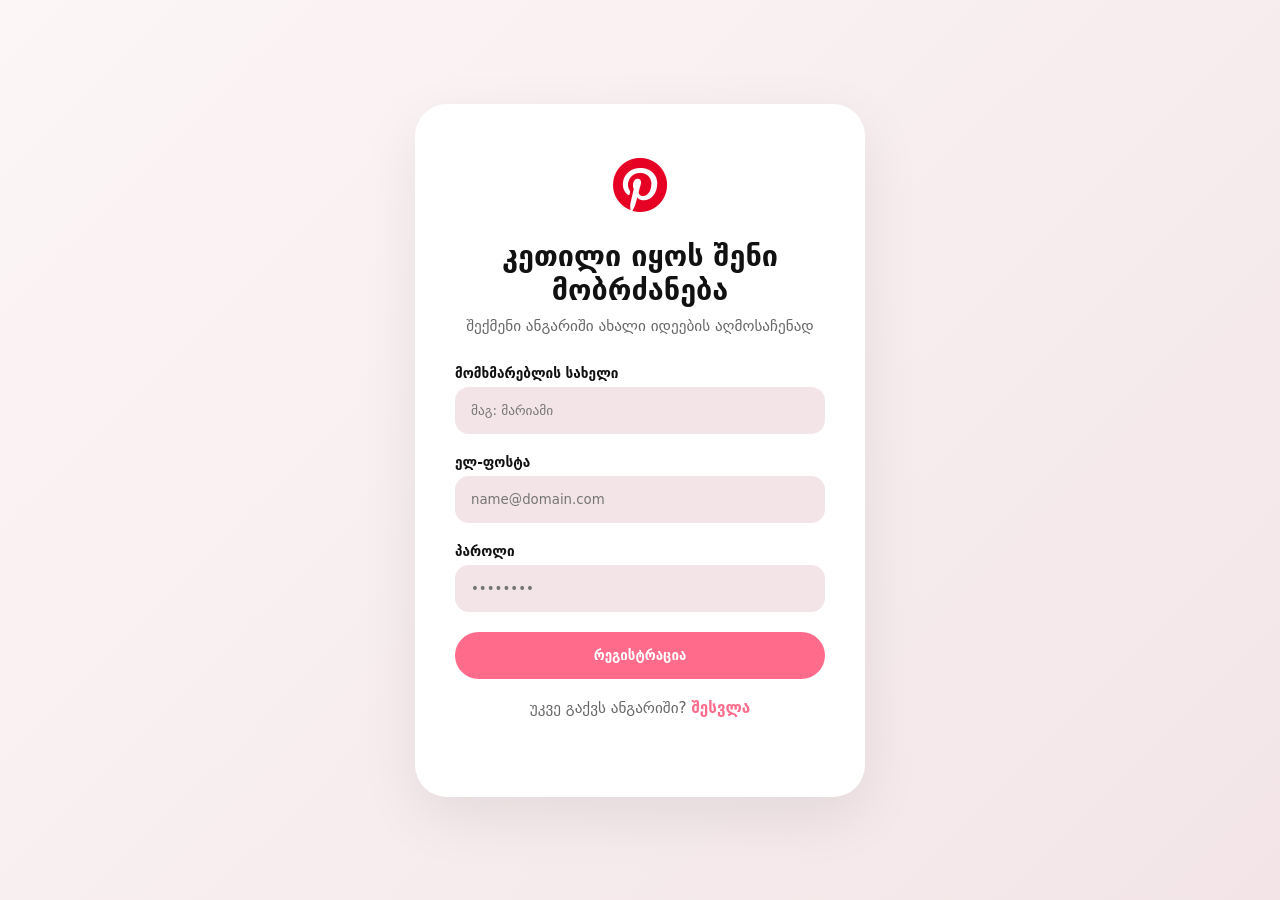
<file: index.html>
<!DOCTYPE html>
<html lang="ka">
<head>
    <meta charset="UTF-8">
    <meta name="viewport" content="width=device-width, initial-scale=1.0">
    <title>Pinterest - კრეატიული სივრცე</title>
    <link rel="stylesheet" href="style.css">
    <link rel="stylesheet" href="https://cdnjs.cloudflare.com/ajax/libs/font-awesome/6.4.0/css/all.min.css">
</head>
<body>
    <header class="navbar">
        <div class="nav-left">
            <a href="index.html" class="logo"><i class="fab fa-pinterest"></i></a>
            <a href="index.html" class="nav-btn active">მთავარი</a>
            <a href="catalog.html" class="nav-btn">აღმოაჩინე</a>
            <a href="contact.html" class="nav-btn">ფოტოს დამატება</a>
        </div>
        <div class="search-bar">
            <i class="fas fa-search"></i>
            <input type="text" id="search-input" placeholder="მოძებნე ესთეტიკა, ფრჩხილები, ტატუ...">
        </div>
        <div class="nav-right">
            <div class="theme-toggle" id="theme-btn"><i class="fas fa-moon"></i></div>
            <a href="#profile-section" id="profile-nav-btn" class="profile-link">
                <div class="user-avatar" id="nav-avatar">U</div>
            </a>
            <button id="logout-btn" class="logout-link"><i class="fas fa-sign-out-alt"></i></button>
        </div>
    </header>

    <main class="container">
        <div class="albums-filter" id="main-filter-bar">
            <button class="filter-btn active" data-topic="nails,manicure">💅 ფრჩხილების ესთეტიკა</button>
            <button class="filter-btn" data-topic="tattoo,aesthetic">✒️ ტატუები</button>
            <button class="filter-btn" data-topic="cozy,interior">☕ მყუდრო ადგილები</button>
            <button class="filter-btn" data-topic="architecture,house">🏡 ლამაზი სახლები</button>
            <button class="filter-btn" data-topic="nature,flowers">🌸 ბუნება & ყვავილები</button>
        </div>

        <div id="main-loader" class="loader-box">
            <div class="spinner"></div>
            <p>Unsplash API-დან უამრავი ფოტო იტვირთება...</p>
        </div>

        <div id="home-grid" class="pin-masonry"></div>

        <section id="profile-section" class="profile-container hidden">
            <div class="profile-header">
                <div class="big-avatar" id="profile-avatar">U</div>
                <h2 id="profile-name">მომხმარებლის სახელი</h2>
                <p id="profile-email">user@example.com</p>
                
                <div class="create-album-box">
                    <input type="text" id="new-album-name" placeholder="ახალი ალბომის სახელი...">
                    <button id="create-album-btn" class="filter-btn active">ალბომის შექმნა</button>
                </div>
                <button id="close-profile" class="filter-btn" style="margin-top: 15px;">მთავარზე დაბრუნება</button>
            </div>
            
            <div class="my-albums-grid" id="user-albums-container">
                </div>

            <div id="profile-pins-grid" class="pin-masonry" style="margin-top: 30px;"></div>
        </section>
    </main>

    <script src="app.js"></script>
</body>
</html>
</file>
<file: style.css>
:root {
    --bg-main: #fcf6f7;
    --bg-navbar: rgba(255, 255, 255, 0.85);
    --text-primary: #111111;
    --text-secondary: #666666;
    --search-bg: #f3e5e7;
    --border: #f7d6db;
    --brand-color: #ff6b8b;
    --brand-hover: #e04d6e;
    --card-shadow: rgba(255, 107, 139, 0.1);
    --transition-smooth: all 0.4s cubic-bezier(0.16, 1, 0.3, 1);
}

[data-theme="dark"] {
    --bg-main: #141414;
    --bg-navbar: rgba(20, 20, 20, 0.85);
    --text-primary: #ffffff;
    --text-secondary: #aaaaaa;
    --search-bg: #2b1f21;
    --border: #3d2427;
    --brand-color: #ff6b8b;
    --card-shadow: rgba(0, 0, 0, 0.4);
}

* { 
    margin: 0; 
    padding: 0; 
    box-sizing: border-box; 
    font-family: system-ui, -apple-system, sans-serif; 
}

body { 
    background-color: var(--bg-main); 
    color: var(--text-primary); 
    min-height: 100vh; 
    transition: background-color 0.3s; 
}

/* NAVBAR & RESPONSIVE DESIGN */
.navbar {
    background-color: var(--bg-navbar); 
    backdrop-filter: blur(20px); 
    -webkit-backdrop-filter: blur(20px);
    display: flex; 
    align-items: center; 
    justify-content: space-between; 
    padding: 16px 32px;
    position: sticky; 
    top: 0; 
    z-index: 1000; 
    border-bottom: 1px solid var(--border);
}

.nav-left { 
    display: flex; 
    align-items: center; 
    gap: 12px; 
}

.logo { 
    color: #e60023; 
    font-size: 2.5rem; 
    text-decoration: none; 
    transition: transform 0.3s; 
}

.logo:hover { 
    transform: scale(1.1) rotate(-5deg); 
}

.nav-btn { 
    color: var(--text-primary); 
    text-decoration: none; 
    font-weight: 600; 
    padding: 12px 24px; 
    border-radius: 24px; 
    transition: var(--transition-smooth); 
}

.nav-btn:hover, .nav-btn.active { 
    background-color: var(--text-primary); 
    color: var(--bg-main); 
}

.search-bar { 
    flex: 1; 
    margin: 0 40px; 
    position: relative; 
    max-width: 900px; 
}

.search-bar i { 
    position: absolute; 
    left: 18px; 
    top: 50%; 
    transform: translateY(-50%); 
    color: var(--text-secondary); 
}

.search-bar input {
    width: 100%; 
    padding: 14px 20px 14px 50px; 
    background-color: var(--search-bg);
    border: 2px solid transparent; 
    border-radius: 30px; 
    color: var(--text-primary); 
    font-size: 1rem; 
    outline: none; 
    transition: var(--transition-smooth);
}

.search-bar input:focus { 
    border-color: var(--brand-color); 
    background-color: var(--bg-main); 
    box-shadow: 0 0 15px rgba(255,107,139,0.2); 
}

.nav-right { 
    display: flex; 
    align-items: center; 
    gap: 20px; 
}

.theme-toggle, .logout-link { 
    background: none; 
    border: none; 
    color: var(--text-primary); 
    font-size: 1.3rem; 
    transition: transform 0.2s; 
    cursor: pointer;
}

.theme-toggle:hover, .logout-link:hover { 
    transform: scale(1.1); 
    color: var(--brand-color); 
}

.user-avatar { 
    width: 44px; 
    height: 44px; 
    background: linear-gradient(135deg, var(--brand-color), #ff9eb5); 
    color: white; 
    border-radius: 50%; 
    display: flex; 
    align-items: center; 
    justify-content: center; 
    font-weight: 700; 
    box-shadow: 0 4px 10px var(--card-shadow); 
    cursor: pointer; 
}

/* 🌟 LOGIN & REGISTER STYLES 🌟 */
.login-page-bg { 
    background: linear-gradient(135deg, #fcf6f7 0%, #f3e5e7 100%); 
    display: flex; 
    justify-content: center; 
    align-items: center; 
    min-height: 100vh; 
}

.login-container { 
    background: white; 
    padding: 50px 40px; 
    border-radius: 32px; 
    box-shadow: 0 20px 60px rgba(0,0,0,0.08); 
    width: 100%; 
    max-width: 450px; 
    text-align: center; 
    animation: fadeInUp 0.5s ease; 
}

.login-logo { 
    font-size: 3.5rem; 
    color: #e60023; 
    margin-bottom: 20px; 
}

.login-container h2 { 
    font-weight: 800; 
    font-size: 1.8rem; 
    margin-bottom: 10px; 
}

.login-container p { 
    color: var(--text-secondary); 
    margin-bottom: 30px; 
    font-size: 0.95rem; 
}

.toggle-form-text { 
    margin-top: 20px; 
    font-size: 0.9rem; 
    color: var(--text-secondary); 
}

.toggle-form-text span { 
    color: var(--brand-color); 
    font-weight: 700; 
    cursor: pointer; 
}

/* MASONRY & ZOOM IN/OUT EFFECT */
.container { 
    padding: 30px; 
    max-width: 1600px; 
    margin: 0 auto; 
}

.albums-filter { 
    display: flex; 
    justify-content: center; 
    gap: 12px; 
    margin-bottom: 40px; 
    flex-wrap: wrap; 
}

.filter-btn { 
    padding: 12px 24px; 
    border: none; 
    background-color: var(--search-bg); 
    color: var(--text-primary); 
    border-radius: 24px; 
    font-weight: 600; 
    cursor: pointer; 
    transition: var(--transition-smooth); 
}

.filter-btn:hover { 
    transform: translateY(-2px); 
    background-color: var(--border); 
}

.filter-btn.active { 
    background-color: var(--brand-color); 
    color: white; 
    box-shadow: 0 8px 20px rgba(255,107,139,0.3); 
}

/* კორექტირებული Masonry სტრუქტურა */
.pin-masonry { 
    column-count: 4;
    column-gap: 20px; 
}

@media (max-width: 1200px) { .pin-masonry { column-count: 3; } }
@media (max-width: 768px) { .pin-masonry { column-count: 2; } }

.pin-card {
    break-inside: avoid; 
    margin-bottom: 20px; 
    position: relative; 
    border-radius: 24px;
    overflow: hidden; 
    cursor: pointer; 
    width: 100%;
    box-shadow: 0 10px 25px var(--card-shadow); 
    transition: var(--transition-smooth);
}

.pin-card:hover { 
    transform: scale(1.04) translateY(-5px); 
    box-shadow: 0 20px 40px rgba(255, 107, 139, 0.25); 
}

.pin-card img { 
    width: 100%; 
    height: auto; 
    display: block; 
    transition: var(--transition-smooth); 
}

.pin-overlay { 
    position: absolute; 
    top: 0; 
    left: 0; 
    width: 100%; 
    height: 100%; 
    background: linear-gradient(to top, rgba(0,0,0,0.8), transparent 60%); 
    display: flex; 
    align-items: flex-end; 
    padding: 20px; 
    opacity: 0; 
    transition: opacity 0.3s; 
}

.pin-card:hover .pin-overlay { 
    opacity: 1; 
}

.pin-overlay h5 { 
    color: white; 
    font-size: 1rem; 
    font-weight: 600; 
}

.pin-delete-btn {
    position: absolute;
    top: 12px;
    right: 12px;
    width: 38px;
    height: 38px;
    border-radius: 50%;
    border: none;
    background-color: rgba(0, 0, 0, 0.55);
    backdrop-filter: blur(4px);
    color: white;
    font-size: 0.95rem;
    cursor: pointer;
    display: flex;
    align-items: center;
    justify-content: center;
    opacity: 0;
    transform: translateY(-6px);
    transition: var(--transition-smooth);
    z-index: 2;
}

.pin-card:hover .pin-delete-btn {
    opacity: 1;
    transform: translateY(0);
}

.pin-delete-btn:hover {
    background-color: var(--brand-color);
    transform: translateY(0) scale(1.08);
}

/* PROFILE, DYNAMIC ALBUMS & FORM */
.profile-container { 
    border-top: 2px dashed var(--border); 
    padding-top: 50px; 
    margin-top: 30px; 
}

.profile-header { 
    text-align: center; 
    margin-bottom: 50px; 
}

.big-avatar { 
    width: 100px; 
    height: 100px; 
    background: linear-gradient(135deg, var(--brand-color), #ff9eb5); 
    color: white; 
    border-radius: 50%; 
    font-size: 2.8rem; 
    font-weight: 800; 
    display: flex; 
    align-items: center; 
    justify-content: center; 
    margin: 0 auto 15px auto; 
    box-shadow: 0 10px 20px rgba(255,107,139,0.2); 
}

.create-album-box { 
    display: flex; 
    gap: 10px; 
    max-width: 450px; 
    margin: 20px auto 0 auto; 
}

.create-album-box input { 
    flex: 1; 
    padding: 12px 16px; 
    border: 2px solid var(--border); 
    border-radius: 20px; 
    outline: none; 
    background: var(--bg-main); 
    color: var(--text-primary); 
}

.my-albums-grid { 
    display: grid; 
    grid-template-columns: repeat(auto-fit, minmax(200px, 1fr)); 
    gap: 20px; 
    max-width: 1000px; 
    margin: 0 auto 40px auto; 
}

.album-card { 
    background-color: var(--search-bg); 
    padding: 25px; 
    border-radius: 24px; 
    text-align: center; 
    cursor: pointer; 
    transition: var(--transition-smooth); 
}

.album-card:hover { 
    transform: translateY(-5px); 
    background-color: var(--bg-main); 
    border: 2px solid var(--brand-color); 
}

.album-cover { 
    font-size: 2.8rem; 
    color: var(--brand-color); 
    margin-bottom: 12px; 
}

.flex-center { 
    display: flex; 
    justify-content: center; 
    align-items: center; 
    min-height: 75vh; 
}

.form-wrapper { 
    background: var(--bg-navbar); 
    border: 1px solid var(--border); 
    box-shadow: 0 20px 50px rgba(0,0,0,0.04); 
    padding: 40px; 
    border-radius: 28px; 
    width: 100%; 
    max-width: 480px; 
}

.input-block { 
    margin-bottom: 20px; 
    text-align: left; 
}

.input-block label { 
    display: block; 
    font-size: 0.85rem; 
    font-weight: 700; 
    margin-bottom: 6px; 
}

.input-block input, .styled-select { 
    width: 100%; 
    padding: 14px; 
    background-color: var(--search-bg); 
    border: 2px solid transparent; 
    border-radius: 14px; 
    color: var(--text-primary); 
    outline: none; 
}

.submit-btn { 
    width: 100%; 
    padding: 16px; 
    background-color: var(--brand-color); 
    color: white; 
    border: none; 
    border-radius: 26px; 
    font-weight: 700; 
    cursor: pointer; 
    transition: 0.3s; 
}

.submit-btn:hover { 
    background-color: var(--brand-hover); 
    box-shadow: 0 10px 20px rgba(255,107,139,0.3); 
}

.loader-box { 
    text-align: center; 
    padding: 50px; 
}
/* ფოტოს ატვირთვის (FILE UPLOAD) სტილები */
.upload-mode-toggle {
    display: flex;
    gap: 8px;
    background-color: var(--search-bg);
    padding: 5px;
    border-radius: 16px;
    margin-bottom: 20px;
}

.mode-toggle-btn {
    flex: 1;
    padding: 10px;
    border: none;
    background: transparent;
    color: var(--text-secondary);
    font-weight: 600;
    font-size: 0.9rem;
    border-radius: 12px;
    cursor: pointer;
    transition: var(--transition-smooth);
}

.mode-toggle-btn.active {
    background-color: var(--bg-main);
    color: var(--brand-color);
    box-shadow: 0 4px 10px var(--card-shadow);
}

.file-drop-zone {
    border: 2px dashed var(--border);
    border-radius: 18px;
    padding: 30px 20px;
    text-align: center;
    cursor: pointer;
    transition: var(--transition-smooth);
    position: relative;
    background-color: var(--search-bg);
}

.file-drop-zone:hover, .file-drop-zone.drag-over {
    border-color: var(--brand-color);
    background-color: var(--bg-main);
}

.file-drop-zone i {
    font-size: 2.2rem;
    color: var(--brand-color);
    margin-bottom: 10px;
    display: block;
}

.file-drop-zone p {
    font-weight: 600;
    margin-bottom: 4px;
    color: var(--text-primary);
}

.file-hint {
    font-size: 0.78rem;
    color: var(--text-secondary);
}

.hidden-file-input {
    display: none;
}

.file-preview-box {
    position: relative;
    margin-top: 14px;
    border-radius: 18px;
    overflow: hidden;
    box-shadow: 0 10px 25px var(--card-shadow);
}

.file-preview-box img {
    width: 100%;
    max-height: 260px;
    object-fit: cover;
    display: block;
}

#remove-file-btn {
    position: absolute;
    top: 10px;
    right: 10px;
    width: 34px;
    height: 34px;
    border-radius: 50%;
    border: none;
    background-color: rgba(0,0,0,0.6);
    color: white;
    cursor: pointer;
    display: flex;
    align-items: center;
    justify-content: center;
    transition: 0.2s;
}

#remove-file-btn:hover {
    background-color: var(--brand-color);
}

.spinner { 
    width: 44px; 
    height: 44px; 
    border: 4px solid var(--border); 
    border-top-color: var(--brand-color); 
    border-radius: 50%; 
    animation: spin 0.8s linear infinite; 
    margin: 0 auto 15px auto; 
}

@keyframes spin { to { transform: rotate(360deg); } }
@keyframes fadeInUp { from { opacity: 0; transform: translateY(20px); } to { opacity: 1; transform: translateY(0); } }

.hidden { display: none !important; }
</file>
